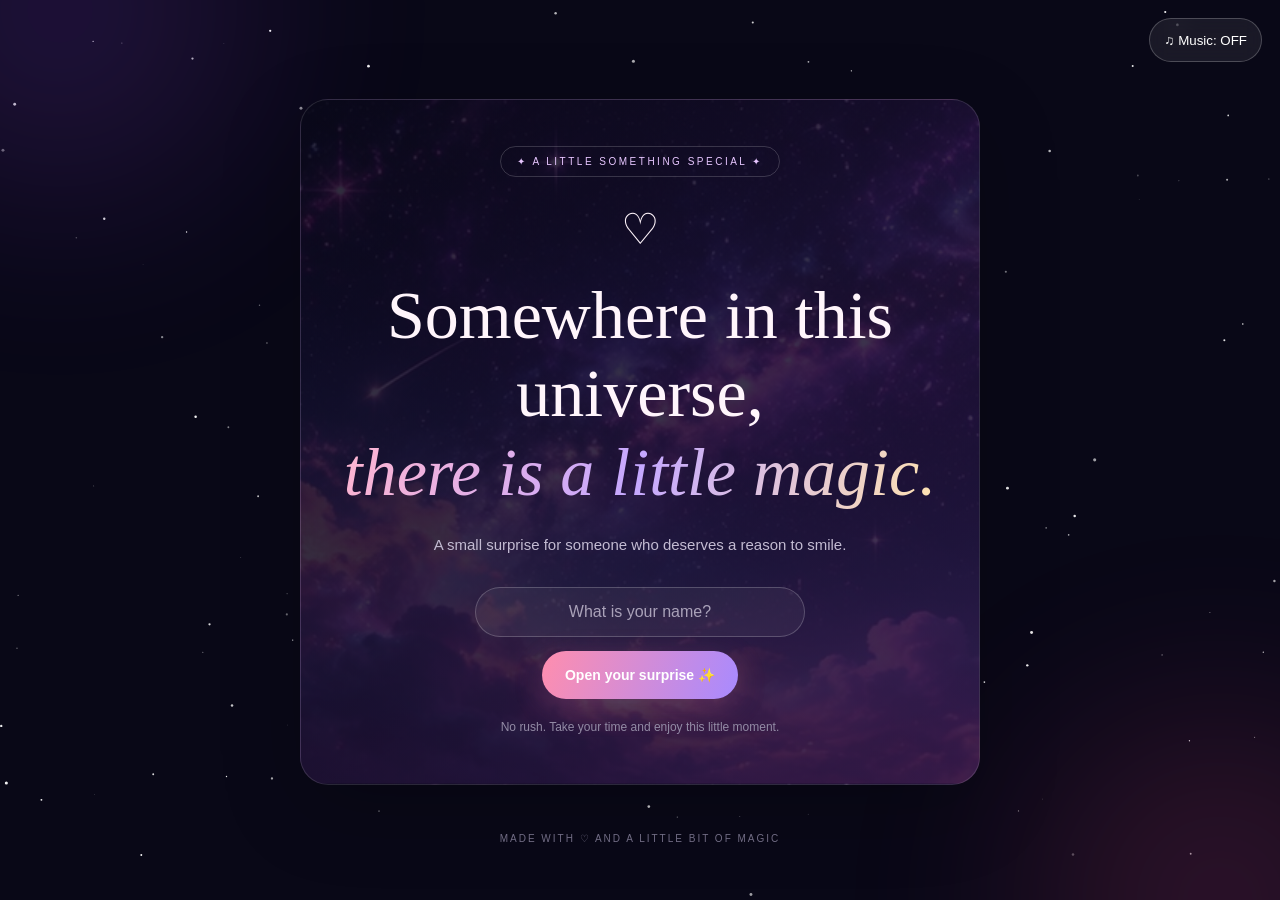
<file: index.html>
<!DOCTYPE html>
<html lang="en">
<head>
  <meta charset="UTF-8">
  <meta name="viewport" content="width=device-width, initial-scale=1.0">
  <meta name="theme-color" content="#090817">
  <title>A Little Universe For You ❤️</title>
  <link rel="stylesheet" href="css/style.css">
</head>
<body>
  <canvas id="stars" aria-hidden="true"></canvas>
  <div class="glow glow-one"></div>
  <div class="glow glow-two"></div>

  <button class="music-button" id="musicButton" type="button" aria-label="Turn music on" aria-pressed="false">
    ♫ <span id="musicLabel">Music: OFF</span>
  </button>
  <audio id="backgroundMusic" loop preload="none">
    <source src="assets/music/Ellie%20Goulding%20-%20Love%20Me%20Like%20You%20Do.mp3" type="audio/mpeg">
  </audio>

  <main>
    <div class="page">
      <section class="screen" id="welcome">
        <span class="eyebrow">✦ A LITTLE SOMETHING SPECIAL ✦</span>
        <span class="big-heart">♡</span>
        <h1>Somewhere in this universe,<br><span class="gradient">there is a little magic.</span></h1>
        <p class="subtitle">A small surprise for someone who deserves a reason to smile.</p>
        <label class="sr-only" for="visitorName">Your name</label>
        <input class="name-input" id="visitorName" type="text" maxlength="30" autocomplete="given-name" placeholder="What is your name?">
        <button class="primary-button" id="startButton" type="button">Open your surprise ✨</button>
        <p class="small-note">No rush. Take your time and enjoy this little moment.</p>
      </section>

      <section class="screen hidden" id="hello">
        <span class="eyebrow">✦ A NEW LITTLE MOMENT ✦</span>
        <h1>Hello, <span class="gradient" id="helloName">Beautiful Soul</span>!</h1>
        <p class="subtitle">Out of all the pages on the internet, you found this one. There is a little note waiting for you.</p>
        <button class="envelope" id="openLetterButton" type="button" aria-label="Open your letter">
          <span>💌</span>
        </button>
        <p class="small-note">Tap the letter to open it.</p>
      </section>

      <section class="screen hidden" id="letter">
        <span class="eyebrow">✦ A NOTE FROM THE HEART ✦</span>
        <article class="letter-card">
          <div class="flower">🌷</div>
          <h2>Dear <span id="letterName">Friend</span>,</h2>
          <p>The world is full of small and beautiful things.</p>
          <p>A pretty sunset, a song you love, a kind message, or a smile that comes at the right time.</p>
          <p>I hope life gives you many such moments. You deserve kindness, peace, good people, and happy days.</p>
          <p>Keep smiling and keep being yourself. The world is better with your light in it.</p>
          <div class="divider"></div>
          <p class="signature">A little wish for you. ❤️</p>
        </article>
        <button class="primary-button" id="questionButton" type="button">One little question 💗</button>
      </section>

      <section class="screen hidden" id="question">
        <span class="eyebrow">✦ JUST FOR FUN ✦</span>
        <span class="big-heart">💗</span>
        <h1>Can I ask you<br><span class="gradient">one thing?</span></h1>
        <p class="question-text">Did this little surprise make you smile?</p>
        <div class="button-row">
          <button class="primary-button" id="yesButton" type="button">Yes! 😊</button>
          <button class="soft-button" id="maybeButton" type="button">A little bit 🙈</button>
        </div>
        <p class="response-message" id="responseMessage" aria-live="polite"></p>
      </section>

      <section class="screen hidden" id="final">
        <span class="big-heart">🌙</span>
        <span class="eyebrow">✦ A LITTLE WISH FOR YOU ✦</span>
        <h1>Keep being <span class="gradient">wonderful.</span></h1>
        <p class="subtitle">May your days be full of happy moments, your nights be peaceful, and your life be full of reasons to smile.</p>
        <p class="final-note">Some little moments can make a big memory. ❤️</p>
        <button class="primary-button" id="downloadButton" type="button">Download your little note PDF ↓</button>
        <p class="download-status" id="downloadStatus" aria-live="polite"></p>
        <p class="small-note">Save this note and keep the kind words with you.</p>
      </section>

      <footer>MADE WITH ♡ AND A LITTLE BIT OF MAGIC</footer>
    </div>
  </main>

  <script src="js/script.js"></script>
</body>
</html>
</file>
<file: css/style.css>
* { box-sizing: border-box; margin: 0; padding: 0; }

:root {
  --pink: #ff9fbd;
  --purple: #b59aff;
  --text: #fff5fb;
  --muted: #c3bbd2;
  --card: rgba(16, 14, 37, .88);
}

html { min-height: 100%; scroll-behavior: smooth; }
body {
  min-height: 100vh;
  overflow-x: hidden;
  background: #090817;
  color: var(--text);
  font-family: Arial, Helvetica, sans-serif;
  -webkit-font-smoothing: antialiased;
}
#stars { position: fixed; inset: 0; width: 100%; height: 100%; pointer-events: none; }
.glow { position: fixed; width: 360px; height: 360px; border-radius: 50%; filter: blur(110px); opacity: .17; pointer-events: none; }
.glow-one { background: #a34cff; top: -170px; left: -120px; }
.glow-two { background: #ff4f94; right: -120px; bottom: -180px; }

main { position: relative; z-index: 1; min-height: 100svh; display: flex; align-items: center; justify-content: center; padding: 88px 18px 45px; }
.page { width: 100%; max-width: 680px; text-align: center; }
.screen { animation: appear .8s ease both; padding: clamp(28px, 5vw, 46px) clamp(20px, 5vw, 42px); border: 1px solid #ffffff20; border-radius: 28px; background-color: var(--card); background-position: center; background-size: cover; box-shadow: 0 24px 80px #00000035; }
#welcome { background-image: linear-gradient(135deg, #090817d9, #24133bd9), url("../assets/images/galaxy.jpg"); }
#hello { background-image: linear-gradient(135deg, #090817d9, #25132ed9), url("../assets/images/moonlight.jpg"); }
#letter { background-image: linear-gradient(135deg, #10091bdc, #24132edc), url("../assets/images/roses.jpg"); }
#question { background-image: linear-gradient(135deg, #10091bdc, #24132edc), url("../assets/images/hearts.jpg"); }
#final { background-image: linear-gradient(135deg, #090817d9, #24133bd9), url("../assets/images/galaxy.jpg"); }
.hidden { display: none !important; }
@keyframes appear { from { opacity: 0; transform: translateY(18px); } to { opacity: 1; transform: translateY(0); } }

.eyebrow { display: inline-block; border: 1px solid #ffffff2c; border-radius: 30px; padding: 9px 16px; margin-bottom: 25px; color: #e7c6ff; font-size: 10px; letter-spacing: 2.5px; }
h1 { font-family: Georgia, 'Times New Roman', serif; font-size: clamp(38px, 8vw, 68px); line-height: 1.15; font-weight: 500; }
h1, h2, p { overflow-wrap: anywhere; }
.gradient { color: #ffb5d0; background: linear-gradient(110deg, #ffb5d0, #c5a8ff, #ffe3b0); -webkit-background-clip: text; background-clip: text; -webkit-text-fill-color: transparent; font-style: italic; }
.subtitle { max-width: 460px; margin: 20px auto 28px; color: var(--muted); font-size: 15px; line-height: 1.9; }
.big-heart { display: block; margin: 2px 0 22px; font-size: 43px; animation: beat 1.8s infinite; }
@keyframes beat { 50% { transform: scale(1.14); } }

.name-input { display: block; width: min(100%, 330px); margin: 0 auto 14px; padding: 15px 18px; border: 1px solid #ffffff35; border-radius: 40px; outline: none; background: #ffffff0d; color: white; text-align: center; font-size: 16px; transition: border-color .2s, box-shadow .2s, background .2s; }
.name-input:focus { border-color: var(--pink); background: #ffffff14; box-shadow: 0 0 0 4px #ff9fbd22; }
.name-input::placeholder { color: #aaa2b9; }
.primary-button, .soft-button { min-height: 48px; border: 0; border-radius: 40px; padding: 14px 23px; cursor: pointer; font-size: 14px; font-weight: 700; transition: transform .25s, box-shadow .25s, background .25s; }
.primary-button:focus-visible, .soft-button:focus-visible, .music-button:focus-visible, .envelope:focus-visible { outline: 3px solid #ffe3b0; outline-offset: 3px; }
.primary-button:disabled { cursor: wait; opacity: .75; transform: none; }
.primary-button { color: white; background: linear-gradient(110deg, #ff8eae, #a88aff); box-shadow: 0 8px 30px #e879ac35; }
.primary-button:hover, .soft-button:hover { transform: translateY(-3px); }
.primary-button:hover { box-shadow: 0 12px 35px #e879ac65; }
.soft-button { color: white; background: #ffffff0c; border: 1px solid #ffffff40; }
.small-note { margin-top: 18px; color: #938ba5; font-size: 12px; line-height: 1.7; }

.music-button { position: fixed; z-index: 5; top: 18px; right: 18px; min-height: 44px; padding: 10px 14px; border: 1px solid #ffffff38; border-radius: 30px; color: white; background: #ffffff12; cursor: pointer; backdrop-filter: blur(10px); transition: background .2s, border-color .2s, transform .2s; }
.music-button:hover { background: #ffffff1f; border-color: #ffffff65; transform: translateY(-2px); }
.envelope { display: grid; place-items: center; width: 160px; height: 112px; margin: 35px auto 20px; border: 0; border-radius: 10px; background: linear-gradient(140deg, #ff9dbb, #aa83ff); box-shadow: 0 15px 55px #e88cc455; cursor: pointer; transition: transform .3s; }
.envelope:hover { transform: scale(1.07) rotate(-3deg); }
.envelope span { font-size: 48px; position: relative; z-index: 1; }
.letter-card { margin: 22px 0 26px; padding: 30px 28px; border: 1px solid #ffffff28; border-radius: 22px; background: #ffffff0b; box-shadow: 0 20px 70px #00000020; backdrop-filter: blur(12px); }
.flower { margin-bottom: 12px; font-size: 34px; }
.letter-card h2 { margin-bottom: 20px; color: #ffb1d0; font: 500 29px Georgia, serif; }
.letter-card p { margin: 0 0 14px; color: #e8dceb; font-size: 15px; line-height: 1.9; }
.divider { width: 48px; height: 2px; margin: 22px auto; background: linear-gradient(90deg, #ff8eae, #b79bff); }
.letter-card .signature { margin: 0; color: #ffb3d0; font: 22px Georgia, serif; }
.question-text { margin: 25px 0; font: 29px Georgia, serif; }
.button-row { display: flex; justify-content: center; gap: 12px; flex-wrap: wrap; }
.response-message { min-height: 55px; max-width: 440px; margin: 24px auto 0; color: #e8c9f4; font-size: 14px; line-height: 1.8; }
.download-status { min-height: 24px; margin-top: 12px; color: #cdb8dd; font-size: 12px; }
.final-note { margin: 20px 0 25px; color: #e7c6dc; font: italic 18px Georgia, serif; }
footer { margin-top: 48px; color: #77728b; font-size: 10px; letter-spacing: 2px; }

.floating-heart { position: fixed; z-index: 10; bottom: -30px; pointer-events: none; animation: float-up 3.5s ease-out forwards; }
@keyframes float-up { to { transform: translateY(-110vh) rotate(35deg); opacity: 0; } }
.sr-only { position: absolute; width: 1px; height: 1px; padding: 0; margin: -1px; overflow: hidden; clip: rect(0,0,0,0); white-space: nowrap; border: 0; }

@media (max-width: 480px) {
  main { align-items: flex-start; padding: 78px 12px 32px; }
  .screen { padding: 28px 18px; }
  .subtitle { font-size: 14px; }
  .letter-card { padding: 25px 19px; }
  .letter-card p { font-size: 14px; }
  .question-text { font-size: 25px; }
  .music-button { top: 12px; right: 12px; }
  .primary-button, .soft-button { width: 100%; }
  .button-row { gap: 10px; }
  .envelope { margin-top: 26px; }
}

@media (prefers-reduced-motion: reduce) {
  *, *::before, *::after { scroll-behavior: auto !important; animation-duration: .01ms !important; animation-iteration-count: 1 !important; transition-duration: .01ms !important; }
}
</file>
